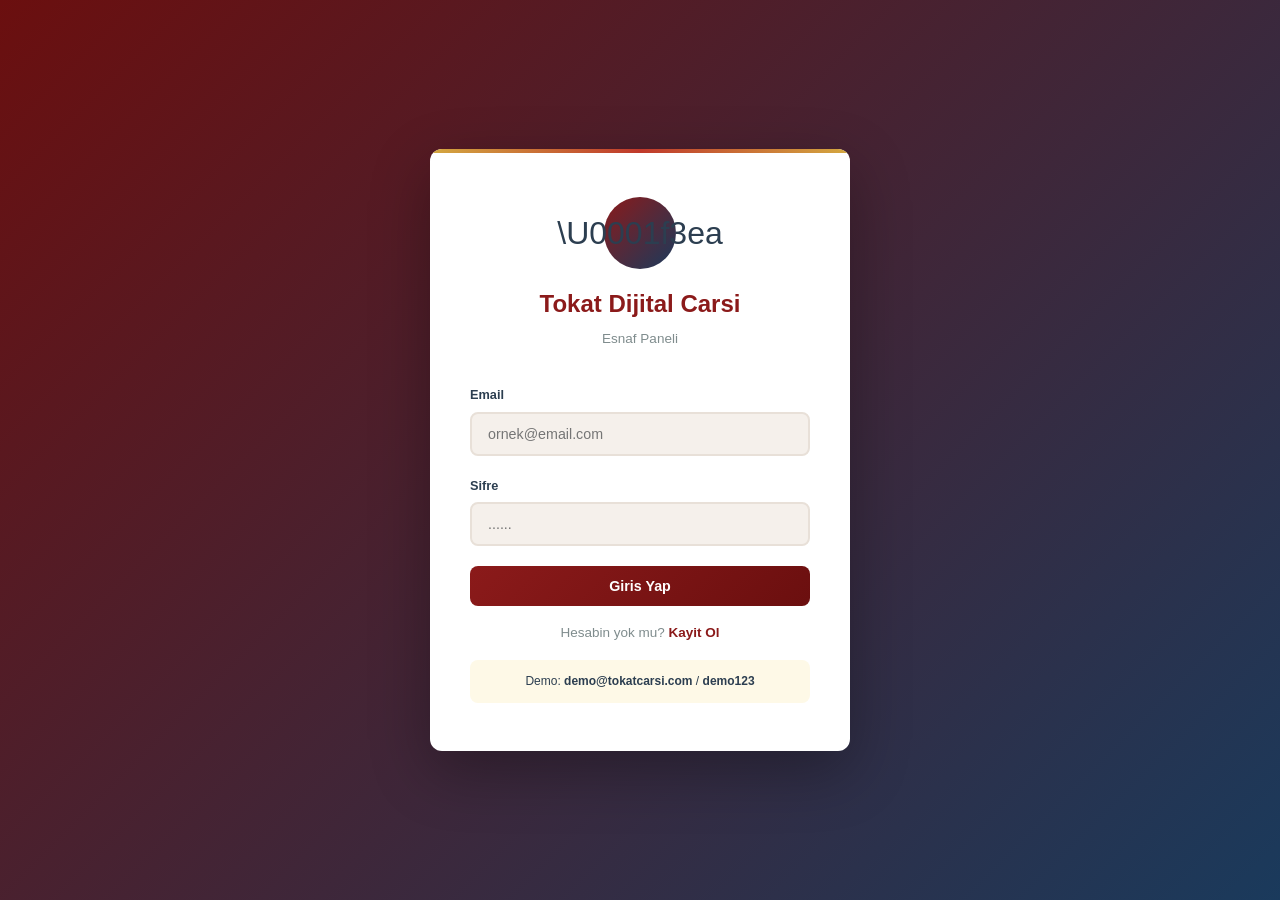
<file: frontend/index.html>
<!DOCTYPE html>
<html lang="tr">
<head>
  <meta charset="UTF-8">
  <meta name="viewport" content="width=device-width, initial-scale=1.0">
  <title>Tokat Dijital Carsi - Esnaf Paneli</title>
  <link rel="stylesheet" href="css/style.css">
</head>
<body>
<div id="loginPage" class="login-page" style="display:flex">
  <div class="login-card">
    <div class="login-logo"><div class="logo-icon">\U0001f3ea</div>
      <h1>Tokat Dijital Carsi</h1>
      <p>Esnaf Paneli</p></div>
    <div id="loginAlert" class="alert" style="display:none"></div>
    <form id="loginForm" onsubmit="handleLogin(event)" style="display:block">
      <div class="form-group"><label>Email</label><input type="email" id="loginEmail" placeholder="ornek@email.com"></div>
      <div class="form-group"><label>Sifre</label><input type="password" id="loginSifre" placeholder="......"></div>
      <button type="submit" class="btn btn-primary">Giris Yap</button>
      <div class="form-switch" id="formSwitch">Hesabin yok mu? <a onclick="navigate('kayit')">Kayit Ol</a></div>
      <div style="margin-top:16px;padding:12px;background:#FEF9E7;border-radius:8px;font-size:0.8rem;text-align:center">
        Demo: <strong>demo@tokatcarsi.com</strong> / <strong>demo123</strong></div>
    </form>
    <form id="registerForm" onsubmit="handleRegister(event)" style="display:none">
      <div class="form-group"><label>Firma Adi</label><input id="regFirma" placeholder="Firma adi"></div>
      <div class="form-group"><label>Adiniz</label><input id="regSahip" placeholder="Ad Soyad"></div>
      <div class="form-group"><label>Telefon</label><input id="regTel" type="tel" placeholder="0555"></div>
      <div class="form-group"><label>Email</label><input id="regEmail" type="email"></div>
      <div class="form-group"><label>Sifre</label><input id="regSifre" type="password"></div>
      <button type="submit" class="btn btn-primary">Kayit Ol</button>
      <div class="form-switch">Hesabin var mi? <a onclick="navigate('giris')">Giris Yap</a></div>
    </form>
  </div>
</div>
<div id="appPage" class="app-layout" style="display:none">
  <aside class="sidebar">
    <div class="sidebar-brand"><div class="brand-icon">\U0001f3ea</div><div class="brand-text"><h2>Tokat Dijital Carsi</h2><span>Esnaf Paneli</span></div></div>
    <nav class="sidebar-nav">
      <div class="nav-section-title">Genel</div>
      <div class="nav-item active" data-page="dashboard" onclick="navigate('dashboard')"><span class="nav-icon">\U0001f4ca</span> Panel</div>
      <div class="nav-section-title">Isletme</div>
      <div class="nav-item" data-page="muhasebe" onclick="navigate('muhasebe')"><span class="nav-icon">\U0001f4cb</span> On Muhasebe</div>
      <div class="nav-item" data-page="analiz" onclick="navigate('analiz')"><span class="nav-icon">\U0001f4c8</span> Dukkan Analizi</div>
      <div class="nav-item" data-page="urunler" onclick="navigate('urunler')"><span class="nav-icon">\U0001f4e6</span> Urunlerim</div>
      <div class="nav-item" data-page="cari" onclick="navigate('cari')"><span class="nav-icon">\U0001f4b0</span> Cari Hesap</div>
      <div class="nav-section-title">Gelisim</div>
      <div class="nav-item" data-page="egitim" onclick="navigate('egitim')"><span class="nav-icon">\U0001f4da</span> Dijital Egitim</div>
      <div class="nav-section-title">Iletisim</div>
      <div class="nav-item" data-page="whatsapp" onclick="navigate('whatsapp')"><span class="nav-icon">\U0001f4ac</span> WhatsApp</div>
    </nav>
    <div class="sidebar-footer">
      <div class="sidebar-user" onclick="navigate('profil')">
        <div class="user-avatar" id="sidebarAvatar">E</div>
        <div class="user-info"><div class="name" id="sidebarName">Esnaf</div><div class="role" id="sidebarRole">Firma</div></div>
        <span>\u2699\ufe0f</span></div></div>
  </aside>
  <main class="main-content">
    <header class="header">
      <div class="header-left">
        <button class="mobile-toggle header-btn" onclick="toggleSidebar()">\u2630</button>
        <h2 id="pageTitle">Panel</h2></div>
      <div class="header-right">
        <button class="header-btn" onclick="alert('Yakinda!')">\U0001f514</button>
        <button class="header-btn" onclick="alert('destek@tokatcarsi.com')">\u2753</button></div>
    </header>
    <section class="content" id="pageContent"></section>
  </main>
</div>
<div id="modalOverlay" class="modal-overlay">
  <div class="modal">
    <div class="modal-header"><h3 id="modalTitle">Modal</h3><button class="modal-close" onclick="closeModal()">\u2715</button></div>
    <div class="modal-body" id="modalBody"></div>
    <div class="modal-footer" id="modalFooter"></div>
  </div>
</div>
<script src="js/app.js"></script>
</body>
</html>
</file>
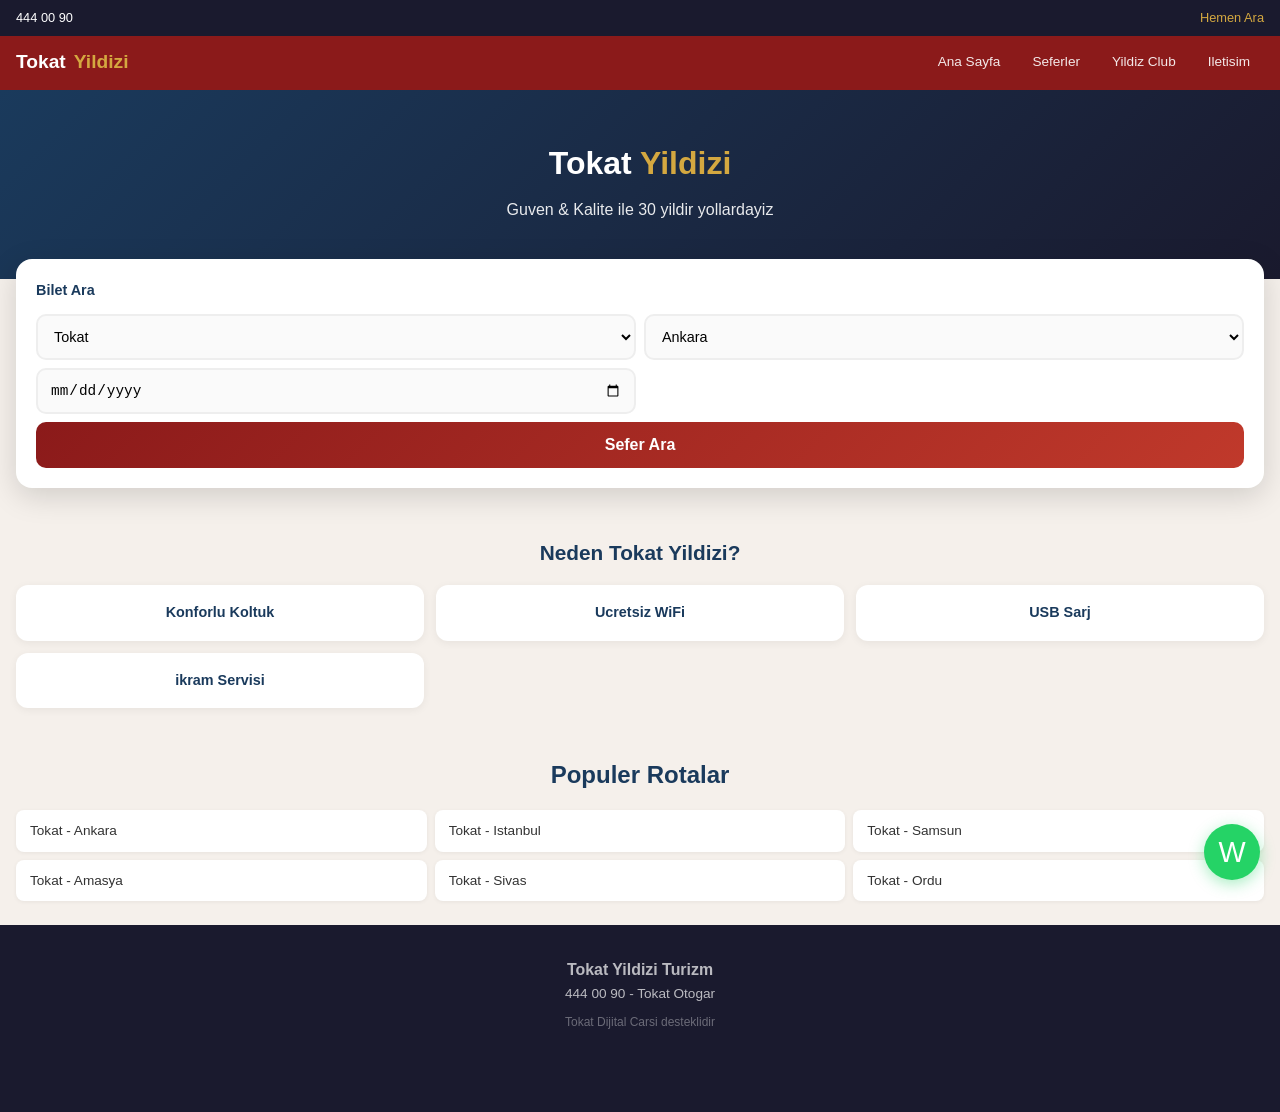
<file: yildiz/index.html>
<!DOCTYPE html>
<html lang="tr">
<head>
<meta charset="UTF-8">
<meta name="viewport" content="width=device-width, initial-scale=1.0, maximum-scale=1.0, user-scalable=no">
<title>Tokat Yildizi Turizm</title>
<link rel="manifest" href="manifest.json">
<meta name="theme-color" content="#1a1a2e">
<meta name="apple-mobile-web-app-capable" content="yes">
<style>
:root{--gold:#D4A840;--kirmizi:#8B1A1A;--lacivert:#1A3A5C;--dark:#1a1a2e;--bg:#f5f0eb}
*{margin:0;padding:0;box-sizing:border-box}
body{font-family:Segoe UI,sans-serif;background:var(--bg);color:#333;line-height:1.6}
.top-bar{background:var(--dark);color:#fff;padding:8px 16px;display:flex;justify-content:space-between;align-items:center;font-size:0.8rem;position:fixed;top:0;left:0;right:0;z-index:100}
.top-bar a{color:var(--gold);text-decoration:none}
nav{background:var(--kirmizi);padding:0 16px;position:fixed;top:34px;left:0;right:0;z-index:99;display:flex;align-items:center;height:56px;gap:12px}
nav .logo{font-size:1.2rem;font-weight:800;color:#fff;display:flex;align-items:center;gap:8px;white-space:nowrap}
nav .logo span{color:var(--gold)}
nav .menu{display:flex;gap:4px;margin-left:auto;overflow-x:auto}
nav .menu a{color:rgba(255,255,255,0.9);text-decoration:none;padding:8px 14px;border-radius:6px;font-size:0.85rem;white-space:nowrap}
nav .menu a:hover{background:rgba(255,255,255,0.15);color:#fff}
.menu-toggle{display:none;background:none;border:none;color:#fff;font-size:1.5rem;cursor:pointer;padding:8px}
main{padding-top:90px}
.hero{background:linear-gradient(135deg,var(--lacivert),var(--dark));color:#fff;padding:48px 20px 40px;text-align:center}
.hero h1{font-size:2rem;font-weight:800;margin-bottom:8px}
.hero h1 span{color:var(--gold)}
.hero p{font-size:1rem;opacity:0.9;margin-bottom:16px}
.search-box{background:#fff;border-radius:16px;padding:20px;margin:-20px 16px 24px;box-shadow:0 8px 30px rgba(0,0,0,0.15);z-index:10}
.search-box h3{font-size:0.9rem;color:var(--lacivert);margin-bottom:12px}
.search-row{display:grid;grid-template-columns:1fr 1fr;gap:8px;margin-bottom:8px}  
.search-row select,.search-row input{width:100%;padding:12px;border:2px solid #eee;border-radius:10px;font-size:0.9rem;background:#fafafa}
.search-btn{width:100%;padding:14px;background:linear-gradient(135deg,var(--kirmizi),#C0392B);color:#fff;border:none;border-radius:10px;font-size:1rem;font-weight:700;cursor:pointer}
.search-btn:hover{transform:translateY(-1px);box-shadow:0 4px 15px rgba(139,26,26,0.3)}
.results{display:none;padding:0 16px 24px}
.results.show{display:block}
.result-card{background:#fff;border-radius:12px;padding:16px;margin-bottom:12px;box-shadow:0 2px 8px rgba(0,0,0,0.08);display:flex;justify-content:space-between;align-items:center;gap:12px}
.result-card .route{font-weight:700;color:var(--lacivert)}
.result-card .time{font-size:0.85rem;color:#666;margin-top:4px}
.result-card .price{font-size:1.3rem;font-weight:800;color:var(--kirmizi)}
.result-card .wa-btn{background:#25D366;color:#fff;border:none;border-radius:50%;width:44px;height:44px;cursor:pointer;font-size:1.3rem;flex-shrink:0}
.features{padding:24px 16px}.features h2{text-align:center;color:var(--lacivert);margin-bottom:16px;font-size:1.3rem}
.feature-grid{display:grid;grid-template-columns:1fr 1fr;gap:12px}
.feature-card{background:#fff;border-radius:12px;padding:16px;text-align:center;box-shadow:0 2px 8px rgba(0,0,0,0.06)}
.feature-card h4{font-size:0.9rem;color:var(--lacivert)}
.routes{padding:24px 16px}.routes h2{text-align:center;color:var(--lacivert);margin-bottom:16px}
.route-grid{display:grid;grid-template-columns:1fr 1fr;gap:8px}
.route-tag{background:#fff;padding:10px 14px;border-radius:8px;font-size:0.85rem;box-shadow:0 1px 4px rgba(0,0,0,0.06)}
.club{background:linear-gradient(135deg,var(--gold),#F0D68A);padding:32px 16px;text-align:center}
.club h2{color:var(--dark);font-size:1.4rem;margin-bottom:8px}
.club-btn{display:inline-block;padding:12px 28px;background:var(--dark);color:var(--gold);border-radius:10px;text-decoration:none;font-weight:700}
.wa-float{position:fixed;bottom:20px;right:20px;width:56px;height:56px;background:#25D366;border-radius:50%;display:flex;align-items:center;justify-content:center;color:#fff;font-size:1.8rem;box-shadow:0 4px 15px rgba(37,211,102,0.4);cursor:pointer;z-index:50;text-decoration:none;animation:pulse 2s infinite}
@keyframes pulse{0%{box-shadow:0 4px 15px rgba(37,211,102,0.4)}50%{box-shadow:0 4px 25px rgba(37,211,102,0.7)}}
footer{background:var(--dark);color:rgba(255,255,255,0.7);padding:32px 16px 80px;text-align:center;font-size:0.85rem}
.loading{text-align:center;padding:20px}
.spinner{width:32px;height:32px;border:3px solid #eee;border-top-color:var(--kirmizi);border-radius:50%;animation:spin 0.6s linear infinite;margin:0 auto}
@keyframes spin{to{transform:rotate(360deg)}}
@media(max-width:480px){.search-row{grid-template-columns:1fr}.menu-toggle{display:block}nav .menu{display:none;position:absolute;top:56px;left:0;right:0;background:var(--kirmizi);flex-direction:column;padding:8px}nav .menu.open{display:flex}}
@media(min-width:768px){.feature-grid{grid-template-columns:repeat(3,1fr)}.route-grid{grid-template-columns:repeat(3,1fr)}}
</style>
</head>
<body>
<div class="top-bar"><span>444 00 90</span><a href="tel:4440090">Hemen Ara</a></div>
<nav>
<button class="menu-toggle" onclick="document.querySelector('.menu').classList.toggle('open')">☰</button>
<div class="logo"> Tokat <span>Yildizi</span></div>
<div class="menu">
<a href="#" onclick="showPage('home')">Ana Sayfa</a>
<a href="#" onclick="showPage('sefer')">Seferler</a>
<a href="#" onclick="showPage('club')">Yildiz Club</a>
<a href="#" onclick="showPage('iletisim')">Iletisim</a>
</div>
</nav>
<main>
<div id="page-home">
<div class="hero">
<h1>Tokat <span>Yildizi</span></h1>
<p>Guven & Kalite ile 30 yildir yollardayiz</p>
</div>
<div class="search-box">
<h3>Bilet Ara</h3>
<div class="search-row">
<select id="nereden"><option>Tokat</option><option>Ankara</option><option>Istanbul</option><option>Samsun</option><option>Amasya</option><option>Sivas</option></select>
<select id="nereye"><option>Ankara</option><option>Istanbul</option><option>Samsun</option><option>Tokat</option><option>Amasya</option><option>Sivas</option></select>
</div>
<div class="search-row"><input type="date" id="tarih"></div>
<button class="search-btn" onclick="searchSefer()">Sefer Ara</button>
</div>
<div class="results" id="results"><div id="resultList"></div></div>
<div class="features">
<h2>Neden Tokat Yildizi?</h2>
<div class="feature-grid">
<div class="feature-card"><h4>Konforlu Koltuk</h4></div>
<div class="feature-card"><h4>Ucretsiz WiFi</h4></div>
<div class="feature-card"><h4>USB Sarj</h4></div>
<div class="feature-card"><h4>ikram Servisi</h4></div>
</div>
</div>
<div class="routes">
<h2>Populer Rotalar</h2>
<div class="route-grid">
<div class="route-tag">Tokat - Ankara</div>
<div class="route-tag">Tokat - Istanbul</div>
<div class="route-tag">Tokat - Samsun</div>
<div class="route-tag">Tokat - Amasya</div>
<div class="route-tag">Tokat - Sivas</div>
<div class="route-tag">Tokat - Ordu</div>
</div>
</div>
</div>
<div id="page-sefer" style="display:none;padding:16px">
<h3 style="color:var(--lacivert);margin-bottom:12px">Seferler</h3>
<div id="seferListesi" class="results show"></div>
</div>
<div id="page-club" style="display:none;padding:16px">
<div class="club" style="border-radius:12px"><h2>Yildiz Club</h2><p>Her bilette puan kazanin!</p></div>
</div>
<div id="page-iletisim" style="display:none;padding:16px">
<div style="background:#fff;border-radius:12px;padding:20px">
<p><strong>444 00 90</strong></p>
<p>Tokat Otogar, Merkez/Tokat</p>
<a href="https://wa.me/905304400090" style="display:block;text-align:center;background:#25D366;color:#fff;padding:12px;border-radius:10px;text-decoration:none;margin-top:12px;font-weight:700">WhatsApp'tan Yaz</a>
</div>
</div>
</main>
<a href="https://wa.me/905304400090" class="wa-float" target="_blank">W</a>
<footer>
<h3>Tokat Yildizi Turizm</h3>
<p>444 00 90 - Tokat Otogar</p>
<p style="font-size:0.75rem;margin-top:8px;opacity:0.5">Tokat Dijital Carsi desteklidir</p>
</footer>
<script>
document.getElementById("tarih").valueAsDate = new Date();
function searchSefer() {
  const n = document.getElementById("nereden").value;
  const e = document.getElementById("nereye").value;
  const t = document.getElementById("tarih").value;
  const list = document.getElementById("resultList") || document.getElementById("seferListesi");
  document.getElementById("results").classList.add("show");
  const demo = [
    {saat:"07:30",fiyat:350,koltuk:22,sure:"8s"},
    {saat:"10:00",fiyat:400,koltuk:15,sure:"7.5s"},
    {saat:"13:15",fiyat:350,koltuk:28,sure:"8s"},
    {saat:"15:45",fiyat:450,koltuk:8,sure:"7s"},
    {saat:"18:30",fiyat:400,koltuk:18,sure:"7.5s"},
    {saat:"21:00",fiyat:300,koltuk:30,sure:"8.5s"},
  ];
  list.innerHTML = demo.map(s => '<div class="result-card"><div><div class="route">'+n+' - '+e+'</div><div class="time">'+s.saat+' - '+s.sure+' - '+s.koltuk+' bos</div></div><div style="text-align:right"><div class="price">'+s.fiyat+' TL</div><button class="wa-btn" onclick="window.open('https://wa.me/905304400090?text=Merhaba%20'+n+'/'+e+'%20'+s.saat+'%20icin%20bilet')">W</button></div></div>').join("");
}
function showPage(p){document.querySelectorAll("[id^=page-]").forEach(x=>x.style.display="none");document.getElementById("page-"+p).style.display="block"}
setTimeout(searchSefer, 300);
if("serviceWorker" in navigator){navigator.serviceWorker.register("sw.js").catch(()=>{})}
</script>
</body>
</html>
</file>
<file: frontend/css/style.css>
:root {
  --primary: #8B1A1A; --primary-dark: #6B0F0F; --primary-light: #C0392B;
  --secondary: #1A3A5C; --secondary-light: #2C5F8A;
  --accent: #D4A840; --accent-light: #F0D68A;
  --success: #27AE60; --warning: #F39C12; --danger: #E74C3C; --info: #3498DB;
  --bg: #F5F0EB; --bg-card: #FFFFFF; --bg-sidebar: #1A1A2E;
  --text: #2C3E50; --text-light: #7F8C8D; --text-white: #FFFFFF; --text-sidebar: #B8B8C8;
  --border: #E8E0D8;
  --shadow: 0 2px 12px rgba(0,0,0,0.08);
  --shadow-hover: 0 4px 20px rgba(0,0,0,0.12);
  --radius: 12px; --radius-sm: 8px;
  --sidebar-width: 260px; --header-height: 70px;
  --font: 'Segoe UI', -apple-system, BlinkMacSystemFont, Roboto, sans-serif;
}
*,*::before,*::after{box-sizing:border-box;margin:0;padding:0}
html{font-size:15px;scroll-behavior:smooth}
body{font-family:var(--font);background:var(--bg);color:var(--text);line-height:1.6;min-height:100vh}
a{text-decoration:none;color:inherit}
ul{list-style:none}
img{max-width:100%;display:block}

.login-page{min-height:100vh;display:flex;align-items:center;justify-content:center;background:linear-gradient(135deg,var(--primary-dark),var(--secondary));padding:20px}
.login-card{background:var(--bg-card);border-radius:var(--radius);box-shadow:0 20px 60px rgba(0,0,0,0.3);width:100%;max-width:420px;padding:48px 40px;position:relative;overflow:hidden}
.login-card::before{content:"";position:absolute;top:0;left:0;right:0;height:4px;background:linear-gradient(90deg,var(--accent),var(--primary-light),var(--accent))}
.login-logo{text-align:center;margin-bottom:36px}
.login-logo .logo-icon{width:72px;height:72px;background:linear-gradient(135deg,var(--primary),var(--secondary));border-radius:50%;display:flex;align-items:center;justify-content:center;margin:0 auto 16px;font-size:32px}
.login-logo h1{font-size:1.6rem;color:var(--primary);font-weight:800}
.login-logo p{color:var(--text-light);font-size:0.9rem;margin-top:4px}

.form-group{margin-bottom:20px}
.form-group label{display:block;font-size:0.85rem;font-weight:600;color:var(--text);margin-bottom:6px}
.form-group input,.form-group select,.form-group textarea{width:100%;padding:12px 16px;border:2px solid var(--border);border-radius:var(--radius-sm);font-size:0.95rem;transition:all 0.2s;background:var(--bg);font-family:var(--font)}
.form-group input:focus,.form-group select:focus,.form-group textarea:focus{outline:none;border-color:var(--primary-light);box-shadow:0 0 0 3px rgba(192,57,43,0.1)}

.btn{display:inline-flex;align-items:center;justify-content:center;gap:8px;padding:12px 24px;border:none;border-radius:var(--radius-sm);font-size:0.95rem;font-weight:600;cursor:pointer;transition:all 0.2s;font-family:var(--font)}
.btn-primary{background:linear-gradient(135deg,var(--primary),var(--primary-dark));color:white;width:100%}
.btn-primary:hover{transform:translateY(-1px);box-shadow:0 4px 15px rgba(139,26,26,0.3)}
.btn-secondary{background:var(--secondary);color:white}
.btn-secondary:hover{background:var(--secondary-light)}
.btn-outline{background:transparent;border:2px solid var(--border);color:var(--text)}
.btn-outline:hover{border-color:var(--primary-light);color:var(--primary)}
.btn-sm{padding:8px 16px;font-size:0.85rem}
.btn-success{background:var(--success);color:white}
.btn-danger{background:var(--danger);color:white}
.btn-accent{background:var(--accent);color:white}
.btn-info{background:var(--info);color:white}

.form-switch{text-align:center;margin-top:16px;font-size:0.9rem;color:var(--text-light)}
.form-switch a{color:var(--primary);font-weight:600;cursor:pointer}
.form-switch a:hover{text-decoration:underline}

.alert{padding:12px 16px;border-radius:var(--radius-sm);margin-bottom:16px;font-size:0.9rem;display:none}
.alert-error{background:#FDEDEC;color:var(--danger);display:block}
.alert-success{background:#E8F8F5;color:var(--success);display:block}

.app-layout{display:flex;min-height:100vh}

.sidebar{width:var(--sidebar-width);background:var(--bg-sidebar);color:var(--text-sidebar);display:flex;flex-direction:column;position:fixed;top:0;left:0;bottom:0;z-index:100;transition:transform 0.3s}
.sidebar-brand{padding:20px;display:flex;align-items:center;gap:12px;border-bottom:1px solid rgba(255,255,255,0.06)}
.sidebar-brand .brand-icon{width:40px;height:40px;background:linear-gradient(135deg,var(--accent),var(--primary-light));border-radius:10px;display:flex;align-items:center;justify-content:center;font-size:18px;flex-shrink:0}
.sidebar-brand .brand-text h2{font-size:1rem;color:white;font-weight:700}
.sidebar-brand .brand-text span{font-size:0.75rem;color:var(--accent)}
.sidebar-nav{flex:1;padding:16px 12px;overflow-y:auto}
.nav-section{margin-bottom:8px}
.nav-section-title{font-size:0.7rem;text-transform:uppercase;letter-spacing:1px;color:rgba(255,255,255,0.3);padding:8px 12px 4px}
.nav-item{display:flex;align-items:center;gap:12px;padding:11px 14px;border-radius:var(--radius-sm);color:var(--text-sidebar);cursor:pointer;transition:all 0.2s;font-size:0.9rem;margin-bottom:2px}
.nav-item:hover{background:rgba(255,255,255,0.06);color:white}
.nav-item.active{background:rgba(212,168,64,0.15);color:var(--accent);font-weight:600}
.nav-item .nav-icon{width:22px;text-align:center;font-size:1.1rem}
.sidebar-footer{padding:16px 12px;border-top:1px solid rgba(255,255,255,0.06)}
.sidebar-user{display:flex;align-items:center;gap:12px;padding:8px;border-radius:var(--radius-sm);cursor:pointer}
.sidebar-user:hover{background:rgba(255,255,255,0.06)}
.sidebar-user .user-avatar{width:36px;height:36px;border-radius:50%;background:linear-gradient(135deg,var(--primary),var(--accent));display:flex;align-items:center;justify-content:center;color:white;font-weight:700;font-size:0.85rem}
.sidebar-user .user-info{flex:1;min-width:0}
.sidebar-user .user-info .name{font-size:0.85rem;color:white;font-weight:600;white-space:nowrap;overflow:hidden;text-overflow:ellipsis}
.sidebar-user .user-info .role{font-size:0.75rem;color:var(--text-sidebar)}

.main-content{margin-left:var(--sidebar-width);flex:1;display:flex;flex-direction:column;min-height:100vh}
.header{height:var(--header-height);background:var(--bg-header);border-bottom:1px solid var(--border);display:flex;align-items:center;justify-content:space-between;padding:0 32px;position:sticky;top:0;z-index:50;box-shadow:0 1px 3px rgba(0,0,0,0.04)}
.header-left{display:flex;align-items:center;gap:16px}
.header h2{font-size:1.2rem;font-weight:700;color:var(--text)}
.header-breadcrumb{font-size:0.8rem;color:var(--text-light)}
.header-right{display:flex;align-items:center;gap:16px}
.header-btn{width:40px;height:40px;border-radius:50%;border:1px solid var(--border);background:white;display:flex;align-items:center;justify-content:center;cursor:pointer;transition:all 0.2s;font-size:1.1rem}
.header-btn:hover{border-color:var(--primary-light);color:var(--primary)}
.mobile-toggle{display:none}
.content{flex:1;padding:28px 32px}

.stats-grid{display:grid;grid-template-columns:repeat(auto-fit,minmax(220px,1fr));gap:20px;margin-bottom:28px}
.stat-card{background:var(--bg-card);border-radius:var(--radius);padding:24px;box-shadow:var(--shadow);transition:all 0.2s}
.stat-card:hover{transform:translateY(-2px);box-shadow:var(--shadow-hover)}
.stat-card .stat-icon{width:48px;height:48px;border-radius:12px;display:flex;align-items:center;justify-content:center;font-size:1.4rem;margin-bottom:16px}
.stat-card .stat-icon.green{background:#E8F8F5;color:var(--success)}
.stat-card .stat-icon.red{background:#FDEDEC;color:var(--danger)}
.stat-card .stat-icon.blue{background:#EBF5FB;color:var(--info)}
.stat-card .stat-icon.gold{background:#FEF9E7;color:var(--accent)}
.stat-card .stat-label{font-size:0.85rem;color:var(--text-light);margin-bottom:4px}
.stat-card .stat-value{font-size:1.8rem;font-weight:800;color:var(--text)}
.stat-card .stat-value.green{color:var(--success)}
.stat-card .stat-value.red{color:var(--danger)}

.card{background:var(--bg-card);border-radius:var(--radius);box-shadow:var(--shadow);overflow:hidden}
.card-header{padding:20px 24px;border-bottom:1px solid var(--border);display:flex;align-items:center;justify-content:space-between}
.card-header h3{font-size:1rem;font-weight:700}
.card-body{padding:24px}
.grid-2{display:grid;grid-template-columns:1fr 1fr;gap:24px}

.table-container{overflow-x:auto}
table{width:100%;border-collapse:collapse}
table th{text-align:left;padding:12px 16px;font-size:0.8rem;font-weight:600;color:var(--text-light);text-transform:uppercase;letter-spacing:0.5px;border-bottom:2px solid var(--border);white-space:nowrap}
table td{padding:12px 16px;font-size:0.9rem;border-bottom:1px solid var(--border)}
table tr:hover td{background:var(--bg)}

.badge{display:inline-block;padding:3px 10px;border-radius:20px;font-size:0.75rem;font-weight:600}
.badge-green{background:#E8F8F5;color:var(--success)}
.badge-red{background:#FDEDEC;color:var(--danger)}
.badge-blue{background:#EBF5FB;color:var(--info)}
.badge-gold{background:#FEF9E7;color:var(--accent)}

.chart-container{background:var(--bg-card);border-radius:var(--radius);padding:24px;box-shadow:var(--shadow);margin-bottom:24px}
.chart-container h3{font-size:1rem;font-weight:700;margin-bottom:20px}
.chart-bar{display:flex;align-items:center;gap:12px;margin-bottom:8px}
.chart-bar .label{width:80px;font-size:0.8rem;color:var(--text-light);text-align:right;flex-shrink:0}
.chart-bar .bar-track{flex:1;height:28px;background:var(--bg);border-radius:6px;overflow:hidden;position:relative}
.chart-bar .bar-fill{height:100%;border-radius:6px;transition:width 0.6s ease;display:flex;align-items:center;padding:0 10px;font-size:0.75rem;font-weight:600;color:white;min-width:fit-content}
.chart-bar .bar-fill.green{background:linear-gradient(90deg,var(--success),#2ECC71)}
.chart-bar .bar-fill.blue{background:linear-gradient(90deg,var(--info),#5DADE2)}
.chart-bar .bar-fill.gold{background:linear-gradient(90deg,var(--warning),#F5B041)}
.chart-bar .bar-fill.red{background:linear-gradient(90deg,var(--danger),#EC7063)}

.egitim-grid{display:grid;grid-template-columns:repeat(auto-fill,minmax(280px,1fr));gap:20px}
.egitim-card{background:var(--bg-card);border-radius:var(--radius);box-shadow:var(--shadow);overflow:hidden;transition:all 0.2s;cursor:pointer}
.egitim-card:hover{transform:translateY(-3px);box-shadow:var(--shadow-hover)}
.egitim-card .card-top{height:120px;display:flex;align-items:center;justify-content:center;font-size:2.5rem}
.egitim-card .card-top.muhasebe{background:linear-gradient(135deg,#1A3A5C,#2C5F8A)}
.egitim-card .card-top.pazarlama{background:linear-gradient(135deg,#8B1A1A,#C0392B)}
.egitim-card .card-top.dijital{background:linear-gradient(135deg,#2C3E50,#34495E)}
.egitim-card .card-body{padding:20px}
.egitim-card .card-body h4{font-size:1rem;font-weight:700;margin-bottom:6px}
.egitim-card .card-body p{font-size:0.85rem;color:var(--text-light);margin-bottom:12px;display:-webkit-box;-webkit-line-clamp:2;-webkit-box-orient:vertical;overflow:hidden}
.egitim-meta{display:flex;align-items:center;gap:12px;font-size:0.8rem;color:var(--text-light)}
.egitim-progress{width:100%;height:4px;background:var(--bg);border-radius:2px;margin-top:12px;overflow:hidden}
.egitim-progress .fill{height:100%;border-radius:2px;background:var(--success);transition:width 0.4s}

.muhasebe-summary{display:grid;grid-template-columns:repeat(3,1fr);gap:16px;margin-bottom:24px}
.summary-item{text-align:center;padding:20px;border-radius:var(--radius);background:var(--bg-card);box-shadow:var(--shadow)}
.summary-item .amount{font-size:1.8rem;font-weight:800}
.summary-item .amount.green{color:var(--success)}
.summary-item .amount.red{color:var(--danger)}
.summary-item .label{font-size:0.85rem;color:var(--text-light);margin-top:4px}

.modal-overlay{position:fixed;top:0;left:0;right:0;bottom:0;background:rgba(0,0,0,0.5);display:none;align-items:center;justify-content:center;z-index:200;padding:20px}
.modal-overlay.active{display:flex}
.modal{background:var(--bg-card);border-radius:var(--radius);width:100%;max-width:500px;max-height:90vh;overflow-y:auto;box-shadow:0 20px 60px rgba(0,0,0,0.2)}
.modal-header{padding:20px 24px;border-bottom:1px solid var(--border);display:flex;align-items:center;justify-content:space-between}
.modal-header h3{font-size:1.1rem;font-weight:700}
.modal-close{width:32px;height:32px;border:none;background:var(--bg);border-radius:50%;cursor:pointer;font-size:1.1rem;display:flex;align-items:center;justify-content:center}
.modal-body{padding:24px}
.modal-footer{padding:16px 24px;border-top:1px solid var(--border);display:flex;justify-content:flex-end;gap:12px}

.loading{display:flex;align-items:center;justify-content:center;padding:40px;color:var(--text-light);gap:8px}
.spinner{width:20px;height:20px;border:2px solid var(--border);border-top-color:var(--primary);border-radius:50%;animation:spin 0.6s linear infinite}
@keyframes spin{to{transform:rotate(360deg)}}

.empty-state{text-align:center;padding:60px 20px;color:var(--text-light)}
.empty-state .empty-icon{font-size:3rem;margin-bottom:16px;opacity:0.5}
.empty-state h3{font-size:1.1rem;color:var(--text);margin-bottom:8px}
.empty-state p{font-size:0.9rem}

.whatsapp-mesaj{padding:16px;border-radius:var(--radius-sm);margin-bottom:12px;display:flex;gap:12px;align-items:flex-start}
.whatsapp-mesaj.gelen{background:var(--bg);border-left:3px solid var(--success)}
.whatsapp-mesaj.giden{background:#EBF5FB;border-left:3px solid var(--info)}
.whatsapp-mesaj .mesaj-icerik{flex:1}
.whatsapp-mesaj .mesaj-icerik .meta{font-size:0.75rem;color:var(--text-light);margin-bottom:4px}
.whatsapp-mesaj .mesaj-icerik .text{font-size:0.9rem}

.profil-header{display:flex;align-items:center;gap:24px;padding:32px;background:var(--bg-card);border-radius:var(--radius);box-shadow:var(--shadow);margin-bottom:24px}
.profil-avatar{width:80px;height:80px;border-radius:50%;background:linear-gradient(135deg,var(--primary),var(--accent));display:flex;align-items:center;justify-content:center;color:white;font-size:2rem;font-weight:700;flex-shrink:0}
.profil-info h2{font-size:1.4rem;font-weight:700}
.profil-info p{color:var(--text-light);font-size:0.9rem}

.muhasebe-header{display:flex;align-items:center;justify-content:space-between;margin-bottom:24px;flex-wrap:wrap;gap:12px}
.muhasebe-filters{display:flex;gap:12px;align-items:center;flex-wrap:wrap}
.muhasebe-filters select,.muhasebe-filters input{padding:8px 12px;border:2px solid var(--border);border-radius:var(--radius-sm);font-size:0.85rem;background:white;font-family:var(--font)}

.analiz-kontrol{display:flex;gap:12px;align-items:center;margin-bottom:24px;flex-wrap:wrap}
.analiz-kontrol select{padding:8px 16px;border:2px solid var(--border);border-radius:var(--radius-sm);font-size:0.9rem;background:white;font-family:var(--font)}

@media(max-width:768px){
  .sidebar{transform:translateX(-100%)}
  .sidebar.open{transform:translateX(0)}
  .mobile-toggle{display:flex}
  .main-content{margin-left:0}
  .content{padding:20px 16px}
  .header{padding:0 16px}
  .grid-2{grid-template-columns:1fr}
  .muhasebe-summary{grid-template-columns:1fr}
  .stats-grid{grid-template-columns:1fr 1fr}
  .egitim-grid{grid-template-columns:1fr}
}
@media(max-width:480px){.stats-grid{grid-template-columns:1fr}}

.chat-container{display:flex;flex-direction:column;height:500px;background:#e8ddd3;border-radius:12px;overflow:hidden}
.chat-header{background:#075E54;color:white;padding:16px 20px;display:flex;align-items:center;gap:12px;font-weight:600}
.chat-header .avatar{width:40px;height:40px;border-radius:50%;background:rgba(255,255,255,0.2);display:flex;align-items:center;justify-content:center;font-size:1.2rem}
.chat-header .status{font-size:0.75rem;opacity:0.8;font-weight:400}
.chat-messages{flex:1;overflow-y:auto;padding:16px;display:flex;flex-direction:column;gap:8px}
.chat-msg{max-width:80%;padding:10px 14px;border-radius:8px;font-size:0.9rem;line-height:1.5;position:relative;animation:msgIn 0.2s ease}
@keyframes msgIn{from{opacity:0;transform:translateY(8px)}to{opacity:1;transform:translateY(0)}}
.chat-msg.bot{align-self:flex-start;background:white;border-bottom-left-radius:2px}
.chat-msg.user{align-self:flex-end;background:#dcf8c6;border-bottom-right-radius:2px}
.chat-msg .msg-time{font-size:0.65rem;color:#999;text-align:right;margin-top:4px}
.chat-input{display:flex;padding:12px 16px;background:#f0f0f0;border-top:1px solid #ddd;gap:8px}
.chat-input input{flex:1;padding:12px 16px;border:none;border-radius:24px;background:white;font-size:0.9rem;outline:none;box-shadow:0 1px 3px rgba(0,0,0,0.1)}
.chat-input button{width:48px;height:48px;border-radius:50%;border:none;background:#075E54;color:white;font-size:1.2rem;cursor:pointer;display:flex;align-items:center;justify-content:center}
.chat-quick{display:flex;gap:6px;padding:8px 16px;background:#f0f0f0;flex-wrap:wrap;border-top:1px solid #ddd}
.chat-quick button{padding:6px 14px;border-radius:20px;border:1px solid #ddd;background:white;font-size:0.8rem;cursor:pointer;color:#333}
.chat-quick button:hover{border-color:#075E54;color:#075E54}
</file>
